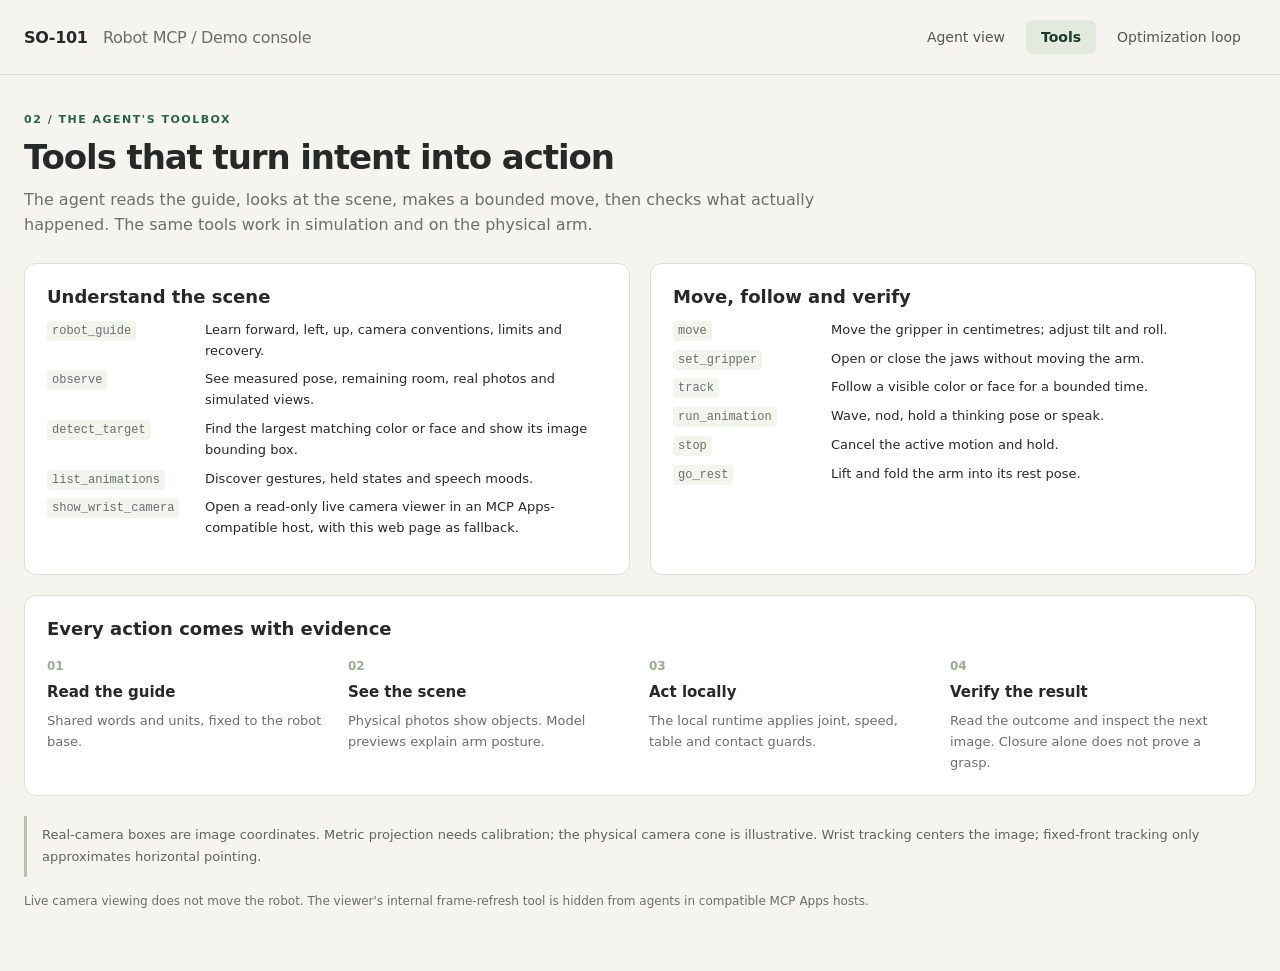
<file: web/demo/architecture.html>
<!doctype html><html lang="en"><head><meta charset="utf-8"><meta name="viewport" content="width=device-width,initial-scale=1"><title>Tools · SO-101 MCP</title><link rel="stylesheet" href="style.css"></head><body>
<header><div class="brand">SO-101 <span>Robot MCP / Demo console</span></div><nav aria-label="Demo pages"><a href="index.html">Agent view</a><a href="architecture.html" aria-current="page">Tools</a><a href="evaluations.html">Optimization loop</a></nav></header>
<main><p class="eyebrow">02 / The agent's toolbox</p><h1>Tools that turn intent into action</h1><p class="lead">The agent reads the guide, looks at the scene, makes a bounded move, then checks what actually happened. The same tools work in simulation and on the physical arm.</p>
<div class="grid"><section class="card"><h2>Understand the scene</h2><dl>
<dt><code>robot_guide</code></dt><dd>Learn forward, left, up, camera conventions, limits and recovery.</dd>
<dt><code>observe</code></dt><dd>See measured pose, remaining room, real photos and simulated views.</dd>
<dt><code>detect_target</code></dt><dd>Find the largest matching color or face and show its image bounding box.</dd>
<dt><code>list_animations</code></dt><dd>Discover gestures, held states and speech moods.</dd>
<dt><code>show_wrist_camera</code></dt><dd>Open a read-only live camera viewer in an MCP Apps-compatible host, with this web page as fallback.</dd></dl></section>
<section class="card"><h2>Move, follow and verify</h2><dl>
<dt><code>move</code></dt><dd>Move the gripper in centimetres; adjust tilt and roll.</dd>
<dt><code>set_gripper</code></dt><dd>Open or close the jaws without moving the arm.</dd>
<dt><code>track</code></dt><dd>Follow a visible color or face for a bounded time.</dd>
<dt><code>run_animation</code></dt><dd>Wave, nod, hold a thinking pose or speak.</dd>
<dt><code>stop</code></dt><dd>Cancel the active motion and hold.</dd>
<dt><code>go_rest</code></dt><dd>Lift and fold the arm into its rest pose.</dd></dl></section></div>
<section class="card"><h2>Every action comes with evidence</h2><div class="steps" style="margin-top:20px"><div><span class="step-number">01</span><h3>Read the guide</h3><p>Shared words and units, fixed to the robot base.</p></div><div><span class="step-number">02</span><h3>See the scene</h3><p>Physical photos show objects. Model previews explain arm posture.</p></div><div><span class="step-number">03</span><h3>Act locally</h3><p>The local runtime applies joint, speed, table and contact guards.</p></div><div><span class="step-number">04</span><h3>Verify the result</h3><p>Read the outcome and inspect the next image. Closure alone does not prove a grasp.</p></div></div></section>
<p class="note">Real-camera boxes are image coordinates. Metric projection needs calibration; the physical camera cone is illustrative. Wrist tracking centers the image; fixed-front tracking only approximates horizontal pointing.</p><p class="footer">Live camera viewing does not move the robot. The viewer's internal frame-refresh tool is hidden from agents in compatible MCP Apps hosts.</p></main></body></html>
</file>
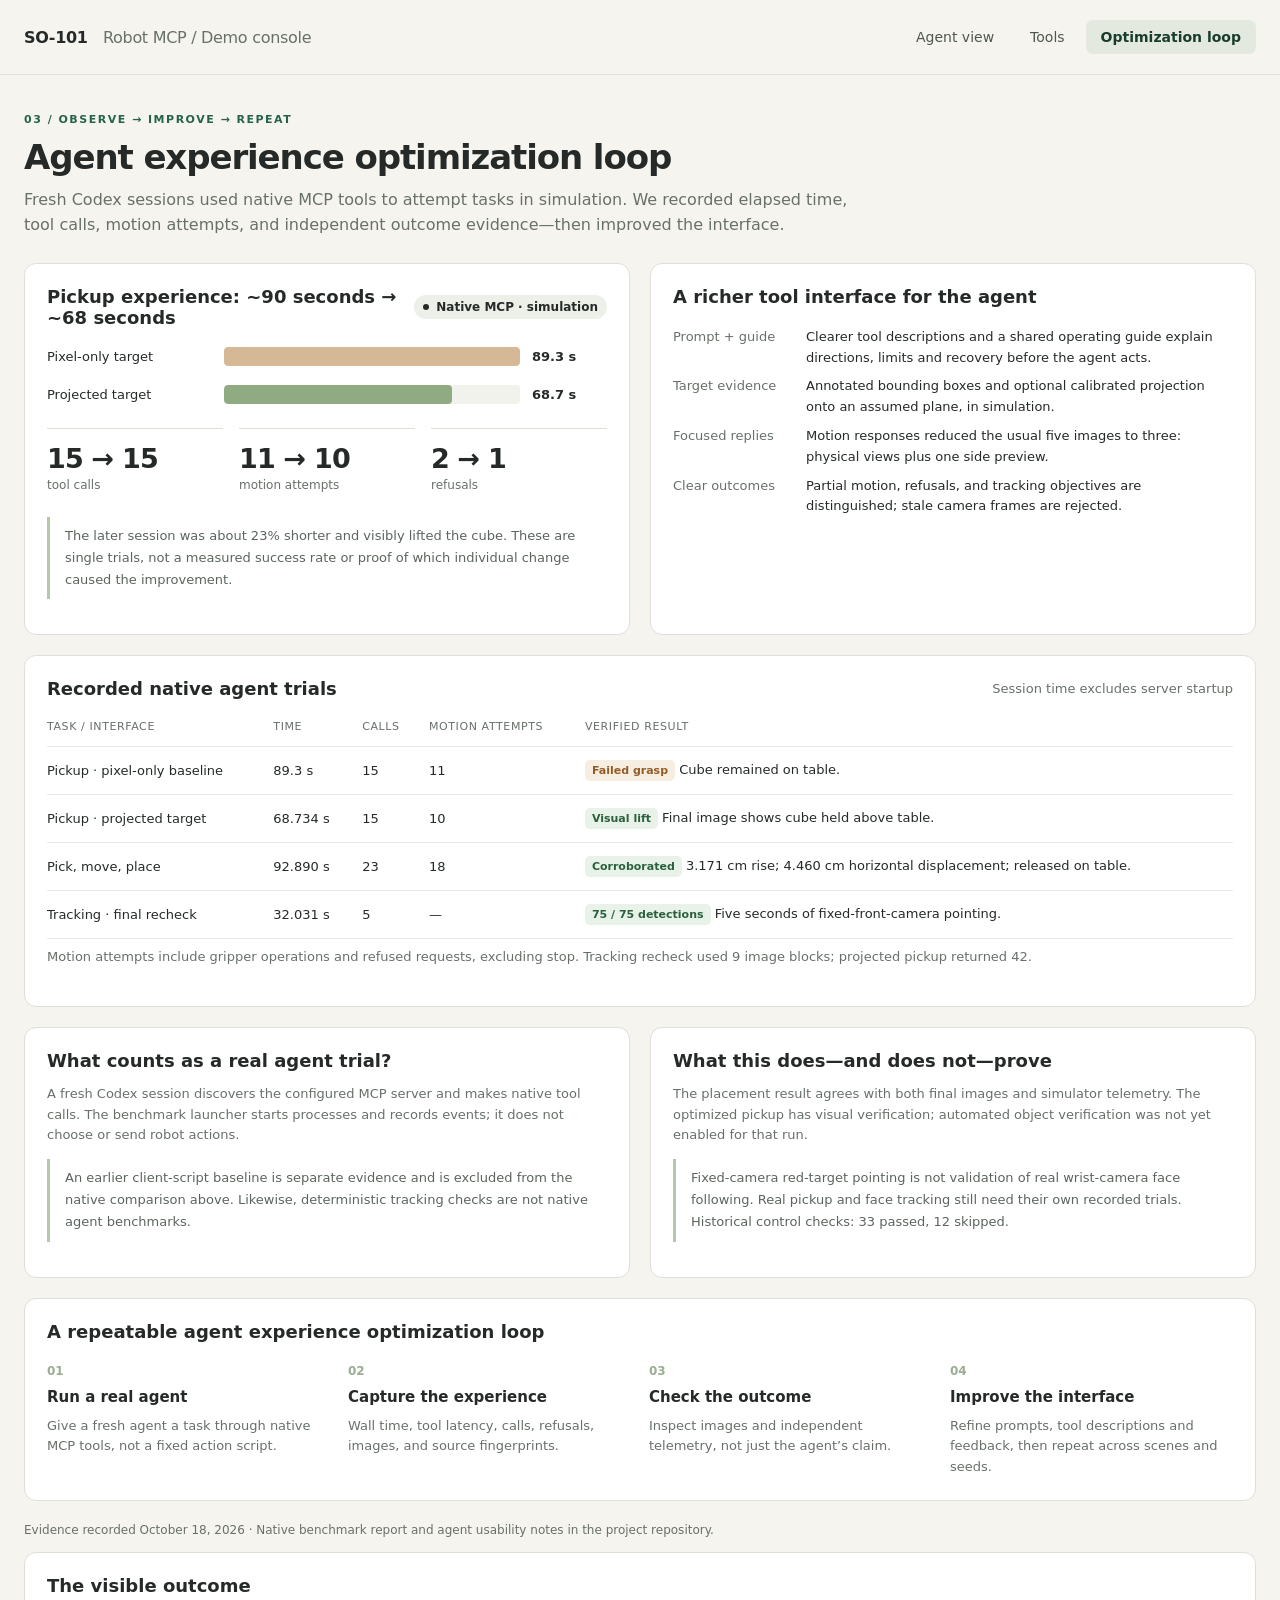
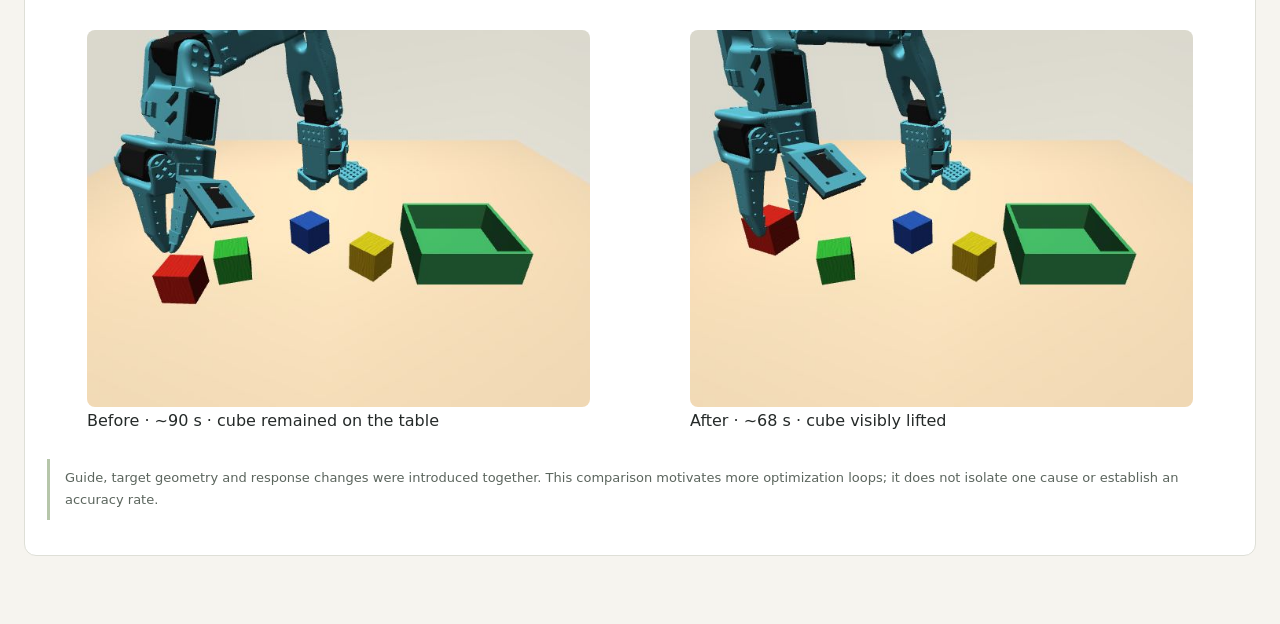
<file: web/demo/evaluations.html>
<!doctype html><html lang="en"><head><meta charset="utf-8"><meta name="viewport" content="width=device-width, initial-scale=1"><title>Agent experience optimization loop · SO-101 MCP</title><link rel="stylesheet" href="style.css"></head><body><header><div class="brand">SO-101 <span>Robot MCP / Demo console</span></div><nav aria-label="Demo pages"><a href="index.html">Agent view</a><a href="architecture.html">Tools</a><a href="evaluations.html" aria-current="page">Optimization loop</a></nav></header><main>
<p class="eyebrow">03 / Observe → improve → repeat</p><h1>Agent experience optimization loop</h1><p class="lead">Fresh Codex sessions used native MCP tools to attempt tasks in simulation. We recorded elapsed time, tool calls, motion attempts, and independent outcome evidence—then improved the interface.</p>
<div class="grid"><section class="card"><div class="card-head"><h2>Pickup experience: ~90 seconds → ~68 seconds</h2><span class="pill">Native MCP · simulation</span></div><div class="bar-row"><span>Pixel-only target</span><div class="bar-track"><div class="bar baseline" style="width:100%"></div></div><span class="bar-value">89.3 s</span></div><div class="bar-row"><span>Projected target</span><div class="bar-track"><div class="bar" style="width:76.97%"></div></div><span class="bar-value">68.7 s</span></div><div class="stat-row"><div class="stat"><strong>15 → 15</strong><span>tool calls</span></div><div class="stat"><strong>11 → 10</strong><span>motion attempts</span></div><div class="stat"><strong>2 → 1</strong><span>refusals</span></div></div><p class="note">The later session was about 23% shorter and visibly lifted the cube. These are single trials, not a measured success rate or proof of which individual change caused the improvement.</p></section><section class="card"><h2>A richer tool interface for the agent</h2><dl style="grid-template-columns:125px 1fr;margin-top:20px"><dt>Prompt + guide</dt><dd>Clearer tool descriptions and a shared operating guide explain directions, limits and recovery before the agent acts.</dd><dt>Target evidence</dt><dd>Annotated bounding boxes and optional calibrated projection onto an assumed plane, in simulation.</dd><dt>Focused replies</dt><dd>Motion responses reduced the usual five images to three: physical views plus one side preview.</dd><dt>Clear outcomes</dt><dd>Partial motion, refusals, and tracking objectives are distinguished; stale camera frames are rejected.</dd></dl></section></div>
<section class="card"><div class="card-head"><h2>Recorded native agent trials</h2><span class="muted">Session time excludes server startup</span></div><div class="table-wrap"><table><thead><tr><th>Task / interface</th><th>Time</th><th>Calls</th><th>Motion attempts</th><th>Verified result</th></tr></thead><tbody><tr><td>Pickup · pixel-only baseline</td><td>89.3 s</td><td>15</td><td>11</td><td><span class="tag warn">Failed grasp</span> Cube remained on table.</td></tr><tr><td>Pickup · projected target</td><td>68.734 s</td><td>15</td><td>10</td><td><span class="tag">Visual lift</span> Final image shows cube held above table.</td></tr><tr><td>Pick, move, place</td><td>92.890 s</td><td>23</td><td>18</td><td><span class="tag">Corroborated</span> 3.171 cm rise; 4.460 cm horizontal displacement; released on table.</td></tr><tr><td>Tracking · final recheck</td><td>32.031 s</td><td>5</td><td>—</td><td><span class="tag">75 / 75 detections</span> Five seconds of fixed-front-camera pointing.</td></tr></tbody></table></div><p class="caption">Motion attempts include gripper operations and refused requests, excluding stop. Tracking recheck used 9 image blocks; projected pickup returned 42.</p></section>
<div class="grid"><section class="card"><h2>What counts as a real agent trial?</h2><p class="muted">A fresh Codex session discovers the configured MCP server and makes native tool calls. The benchmark launcher starts processes and records events; it does not choose or send robot actions.</p><p class="note">An earlier client-script baseline is separate evidence and is excluded from the native comparison above. Likewise, deterministic tracking checks are not native agent benchmarks.</p></section><section class="card"><h2>What this does—and does not—prove</h2><p class="muted">The placement result agrees with both final images and simulator telemetry. The optimized pickup has visual verification; automated object verification was not yet enabled for that run.</p><p class="note">Fixed-camera red-target pointing is not validation of real wrist-camera face following. Real pickup and face tracking still need their own recorded trials. Historical control checks: 33 passed, 12 skipped.</p></section></div>
<section class="card"><h2>A repeatable agent experience optimization loop</h2><div class="steps" style="margin-top:22px"><div><span class="step-number">01</span><h3>Run a real agent</h3><p>Give a fresh agent a task through native MCP tools, not a fixed action script.</p></div><div><span class="step-number">02</span><h3>Capture the experience</h3><p>Wall time, tool latency, calls, refusals, images, and source fingerprints.</p></div><div><span class="step-number">03</span><h3>Check the outcome</h3><p>Inspect images and independent telemetry, not just the agent’s claim.</p></div><div><span class="step-number">04</span><h3>Improve the interface</h3><p>Refine prompts, tool descriptions and feedback, then repeat across scenes and seeds.</p></div></div></section><p class="footer">Evidence recorded October 18, 2026 · Native benchmark report and agent usability notes in the project repository.</p><section class="card"><h2>The visible outcome</h2><div class="grid" style="margin-top:18px"><figure><img style="width:100%;border-radius:8px" src="assets/pickup-before.jpg" alt="Failed native pickup: cube remained on table"><figcaption>Before · ~90 s · cube remained on the table</figcaption></figure><figure><img style="width:100%;border-radius:8px" src="assets/pickup-after.jpg" alt="Improved native pickup: red cube held above table"><figcaption>After · ~68 s · cube visibly lifted</figcaption></figure></div><p class="note">Guide, target geometry and response changes were introduced together. This comparison motivates more optimization loops; it does not isolate one cause or establish an accuracy rate.</p></section></main></body></html>
</file>
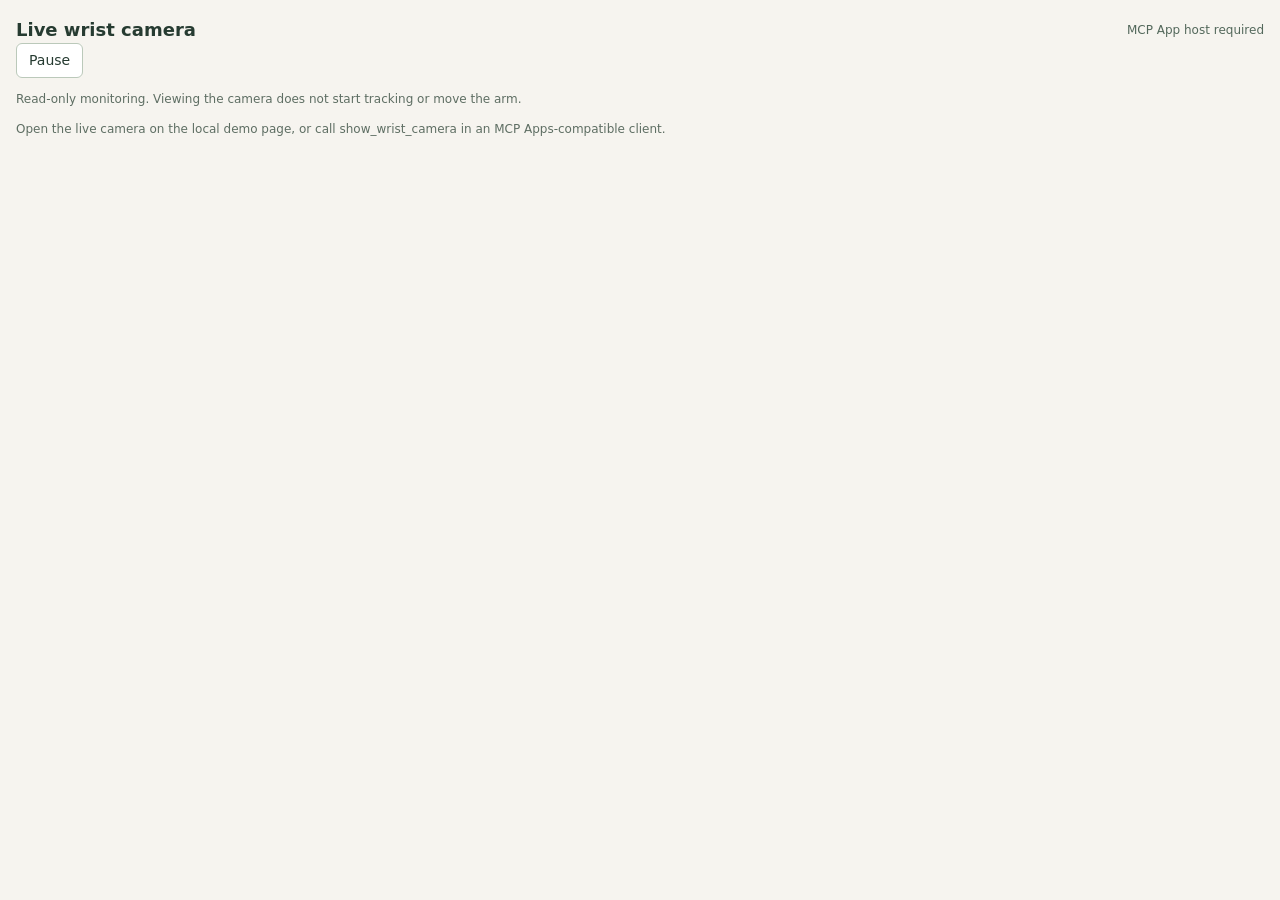
<file: src/so101_mcp/ui/wrist_camera.html>
<!doctype html><html lang="en"><head><meta charset="utf-8"><meta name="viewport" content="width=device-width,initial-scale=1"><title>Live wrist camera</title><style>
body{font:14px/1.5 system-ui,sans-serif;margin:0;padding:16px;background:#f6f4ef;color:#263b31}header{display:flex;align-items:center;justify-content:space-between;gap:12px}h2{font-size:18px;margin:0}#status{font-size:12px;color:#53685b}img{display:block;width:100%;max-height:480px;object-fit:contain;background:#202722;border-radius:8px;margin:12px 0}button,a{font:inherit;color:inherit}button{border:1px solid #bbc9ba;border-radius:6px;padding:6px 12px;background:#fff;cursor:pointer}p{font-size:12px;color:#5e6e63}[hidden]{display:none!important}
</style></head><body><header><h2>Live wrist camera</h2><span id="status" role="status">Connecting to host…</span></header><img id="frame" alt="Current robot wrist camera frame" hidden><button id="toggle">Pause</button><p>Read-only monitoring. Viewing the camera does not start tracking or move the arm.</p><p id="detail">Waiting for the MCP App host.</p><script>
(()=>{'use strict';let sequence=0,paused=false,ready=false,busy=false,timer=null;const pending=new Map(),status=document.getElementById('status'),frame=document.getElementById('frame'),detail=document.getElementById('detail');
function notify(method,params={}){window.parent.postMessage({jsonrpc:'2.0',method,params},'*');}
function request(method,params){return new Promise((resolve,reject)=>{const id=++sequence;const timeout=setTimeout(()=>{pending.delete(id);reject(new Error('Host request timed out'));},8000);pending.set(id,{resolve,reject,timeout});window.parent.postMessage({jsonrpc:'2.0',id,method,params},'*');});}
window.addEventListener('message',event=>{if(event.source!==window.parent)return;const message=event.data;if(!message||message.jsonrpc!=='2.0')return;const wait=pending.get(message.id);if(wait){clearTimeout(wait.timeout);pending.delete(message.id);message.error?wait.reject(new Error(message.error.message||'Host request failed')):wait.resolve(message.result);}if(message.method==='ui/notifications/tool-cancelled')stop();if(message.method==='ui/resource-teardown'){stop();if(message.id!==undefined)window.parent.postMessage({jsonrpc:'2.0',id:message.id,result:{}},'*');}});
function stop(){paused=true;clearTimeout(timer);frame.hidden=true;status.textContent='Paused';}
async function refresh(){if(paused||!ready||busy||document.hidden){timer=setTimeout(refresh,500);return;}busy=true;try{const result=await request('tools/call',{name:'wrist_camera_frame',arguments:{}});if(paused)return;if(result.isError)throw new Error('Camera unavailable');const image=result.content?.find(part=>part.type==='image');if(!image)throw new Error('No camera image returned');frame.src='data:'+image.mimeType+';base64,'+image.data;frame.hidden=false;status.textContent='Live';detail.textContent='Frame received '+new Date().toLocaleTimeString()+' · monitoring updates do not become robot actions.';}catch(error){frame.hidden=true;status.textContent='Unavailable';detail.textContent=error.message+' — check the camera/server or resume to retry.';}finally{busy=false;if(!paused)timer=setTimeout(refresh,500);}}
document.getElementById('toggle').onclick=()=>{paused=!paused;document.getElementById('toggle').textContent=paused?'Resume':'Pause';clearTimeout(timer);if(paused){frame.hidden=true;status.textContent='Paused';}else refresh();};
if(window.parent===window){status.textContent='MCP App host required';detail.textContent='Open the live camera on the local demo page, or call show_wrist_camera in an MCP Apps-compatible client.';paused=true;return;}
request('ui/initialize',{appInfo:{name:'SO-101 wrist camera',version:'1.0.0'},appCapabilities:{availableDisplayModes:['inline']},protocolVersion:'2026-01-26'}).then(()=>{ready=true;notify('ui/notifications/initialized');notify('ui/notifications/size-changed',{height:600});refresh();}).catch(error=>{status.textContent='Host connection unavailable';detail.textContent=error.message+' — use the local browser viewer if this client does not support MCP Apps.';});
})();
</script></body></html>
</file>
<file: web/demo/style.css>
:root{font-family:Inter,Segoe UI,system-ui,sans-serif;color:#252a29;background:#f6f4ef;font-synthesis:none;--muted:#68706a;--line:#dedfd7;--green:#25634d;--accent:#dbe8d9}*{box-sizing:border-box}body{margin:0}header{border-bottom:1px solid var(--line);padding:20px max(24px,calc((100vw - 1240px)/2));display:flex;align-items:center;justify-content:space-between;gap:20px}.brand{font-weight:700;letter-spacing:-.3px}.brand span{font-weight:400;color:var(--muted);padding-left:10px}nav{display:flex;gap:6px}nav a{color:#4e5751;text-decoration:none;padding:9px 15px;border-radius:7px;font-size:14px}nav a[aria-current=page]{background:#e4e9df;color:#193d2d;font-weight:600}main{max-width:1288px;padding:36px 24px 48px;margin:auto}.eyebrow{text-transform:uppercase;letter-spacing:1.5px;font-size:11px;font-weight:700;color:var(--green);margin:0 0 8px}h1{font-size:34px;font-weight:650;letter-spacing:-1.1px;margin:0 0 10px}h2{font-size:18px;margin:0}h3{font-size:15px;margin:0 0 10px}p{line-height:1.6}.lead{color:var(--muted);max-width:850px;margin:0 0 25px}.grid{display:grid;grid-template-columns:1fr 1fr;gap:20px}.card{background:#fff;border:1px solid var(--line);border-radius:12px;padding:22px;margin-bottom:20px}.card-head{display:flex;justify-content:space-between;gap:12px;align-items:center;margin-bottom:8px}.muted,.caption{color:var(--muted);font-size:13px}.caption{margin:8px 0 16px}.pill{display:inline-flex;align-items:center;gap:7px;font-size:12px;font-weight:600;background:#edf0e9;padding:5px 9px;border-radius:20px;white-space:nowrap}.pill[data-state=live]{color:#216043;background:#e5f1e8}.pill[data-state=error]{color:#8d492d;background:#fff0e6}.pill:before{content:'';height:6px;width:6px;border-radius:50%;background:currentColor}.media{background:#eceee8;border-radius:8px;overflow:hidden;position:relative;min-height:180px;display:flex;align-items:center;justify-content:center}.media img{width:100%;display:block;object-fit:contain}.live-media{aspect-ratio:4/3;background:#202722}.live-media img{height:100%;object-fit:contain}.media .placeholder{position:absolute;text-align:center;color:#d4dfd5;max-width:270px;line-height:1.7;font-size:14px;padding:16px}button{font:inherit;font-size:13px;border:1px solid #ccd2c9;background:white;color:#283f32;border-radius:7px;padding:8px 13px;cursor:pointer}button:hover{background:#f0f4ec}button.primary{background:#2c614c;color:white;border-color:#2c614c}.controls{display:flex;align-items:center;gap:9px;flex-wrap:wrap;margin-top:14px}.controls .muted{margin-left:auto}code{font:12px ui-monospace,Consolas,monospace;background:#f2f4ee;padding:3px 5px;border-radius:4px}pre{white-space:pre-wrap;overflow-wrap:anywhere;font:12px/1.6 ui-monospace,Consolas,monospace;background:#f5f6f2;padding:14px;border-radius:7px;max-height:300px;overflow:auto}.images{display:grid;grid-template-columns:repeat(3,minmax(0,1fr));gap:12px}.images figure{margin:0}.images .media{min-height:110px}.images figcaption{font-size:12px;color:var(--muted);margin-top:7px}dl{display:grid;grid-template-columns:100px 1fr;gap:8px;font-size:13px;line-height:1.6}dt{color:var(--muted)}dd{margin:0;overflow-wrap:anywhere}.empty{padding:32px 15px;text-align:center;border:1px dashed #d6dcd1;border-radius:8px;color:var(--muted);font-size:14px;line-height:1.7}table{width:100%;border-collapse:collapse;font-size:13px;text-align:left}th{color:var(--muted);font-weight:500;font-size:11px;text-transform:uppercase;letter-spacing:.6px}th,td{padding:13px 10px;border-bottom:1px solid #e6e9e1}th:first-child,td:first-child{padding-left:0}.table-wrap{overflow-x:auto}.tag{display:inline-block;border-radius:5px;padding:4px 7px;font-size:11px;font-weight:650;background:#e9f2e8;color:#2a603e}.tag.warn{background:#f7eee2;color:#925c29}.flow{display:grid;grid-template-columns:1fr 32px 1fr 32px 1fr;align-items:stretch;margin:24px 0}.node{border:1px solid #d4dccd;border-radius:10px;padding:20px;background:#f4f7f0}.node strong{font-size:16px;display:block;margin-bottom:9px}.node p{font-size:13px;color:var(--muted);margin:0}.arrow{display:flex;align-items:center;justify-content:center;color:#819479;font-size:22px}.subflow{display:grid;grid-template-columns:1fr 1fr;gap:16px;margin-top:16px}.node.dark{background:#263e32;color:white}.node.dark p{color:#d3dfd5}.note{border-left:3px solid #b6c6aa;padding:8px 0 8px 15px;font-size:13px;line-height:1.7;color:#5b655d}.tool-list{display:flex;gap:8px;flex-wrap:wrap;margin:15px 0}.stat-row{display:grid;grid-template-columns:repeat(3,1fr);gap:16px;margin:24px 0}.stat{border-top:1px solid var(--line);padding-top:14px}.stat strong{font-size:27px;letter-spacing:-.8px;display:block}.stat span{font-size:12px;color:var(--muted)}.bar-row{display:grid;grid-template-columns:165px 1fr 75px;gap:12px;align-items:center;font-size:13px;margin:19px 0}.bar-track{height:19px;background:#f0f2eb;border-radius:4px;overflow:hidden}.bar{height:100%;background:#90aa82;border-radius:4px}.bar.baseline{background:#d5b895}.bar-value{font-variant-numeric:tabular-nums;font-weight:600}.steps{display:grid;grid-template-columns:repeat(4,1fr);gap:18px}.step-number{color:#9bad92;font-size:12px;font-weight:700;display:block;margin-bottom:10px}.steps p{font-size:13px;color:var(--muted);margin:0}.footer{font-size:12px;color:var(--muted);margin-top:15px}.status-line{font-size:12px;color:var(--muted);min-height:20px}details summary{font-size:13px;cursor:pointer;color:#425547}.response-title{font-size:14px;font-weight:600;margin-bottom:12px}.split{display:flex;gap:12px;align-items:center;flex-wrap:wrap}@media(max-width:800px){header{align-items:flex-start;flex-direction:column;padding:18px 20px}.brand span{font-size:12px}nav a{padding:8px 12px}main{padding:25px 18px}.grid,.subflow{grid-template-columns:1fr}.flow{grid-template-columns:1fr}.arrow{padding:6px;transform:rotate(90deg)}.steps{grid-template-columns:1fr 1fr}.images{grid-template-columns:1fr 1fr}h1{font-size:29px}.bar-row{grid-template-columns:120px 1fr 60px}.card{padding:18px}.stat strong{font-size:23px}}
[hidden]{display:none!important}

.images.physical{grid-template-columns:repeat(2,minmax(0,1fr));margin-bottom:16px}.images.previews{grid-template-columns:repeat(3,minmax(0,1fr))}.images.physical:empty,.images.previews:empty{display:none}.tool-list code,dt code{overflow-wrap:anywhere}dl{grid-template-columns:minmax(115px,150px) 1fr}@media(max-width:600px){.images.physical{grid-template-columns:1fr}.images.previews{grid-template-columns:1fr}}

.live-camera-grid{max-width:980px;margin-inline:auto}.live-camera-grid .card{padding:16px}.live-camera-grid .live-media{min-height:0}.live-camera-grid .controls .muted{display:none}
</file>
